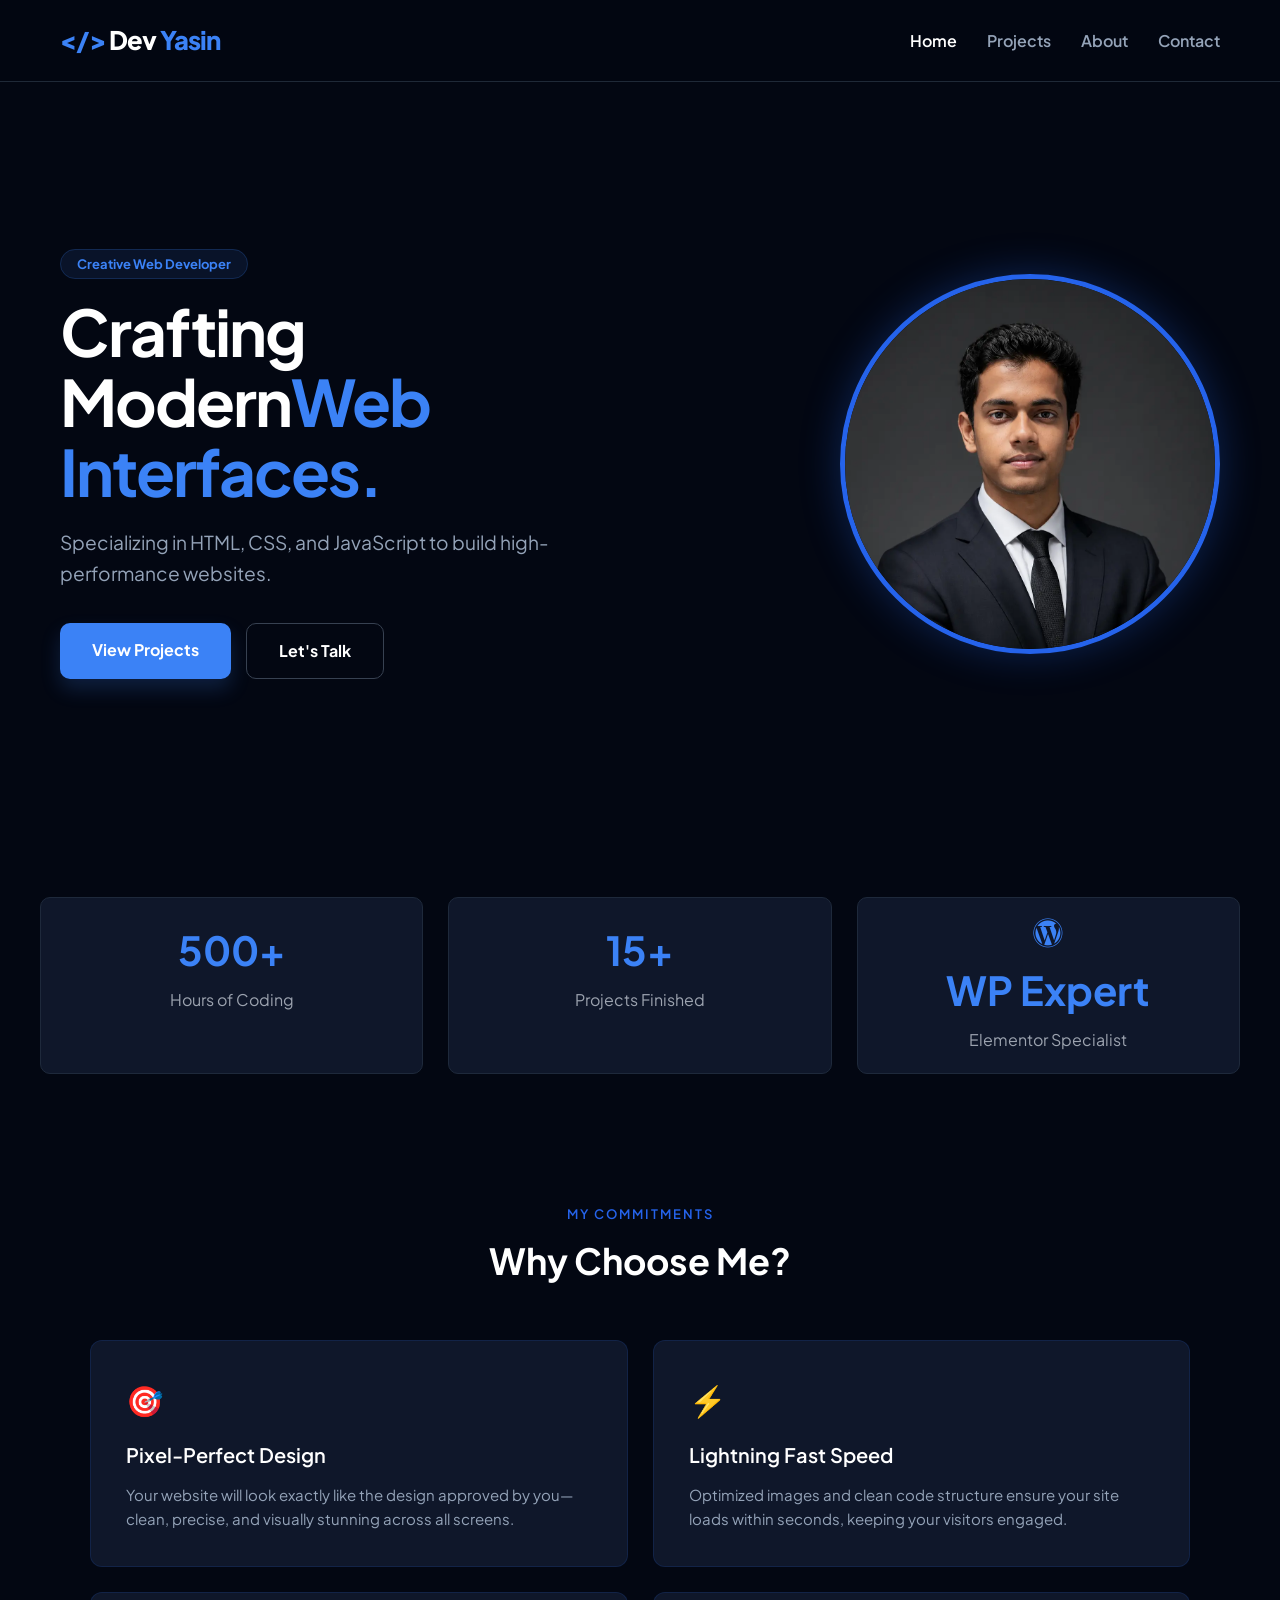
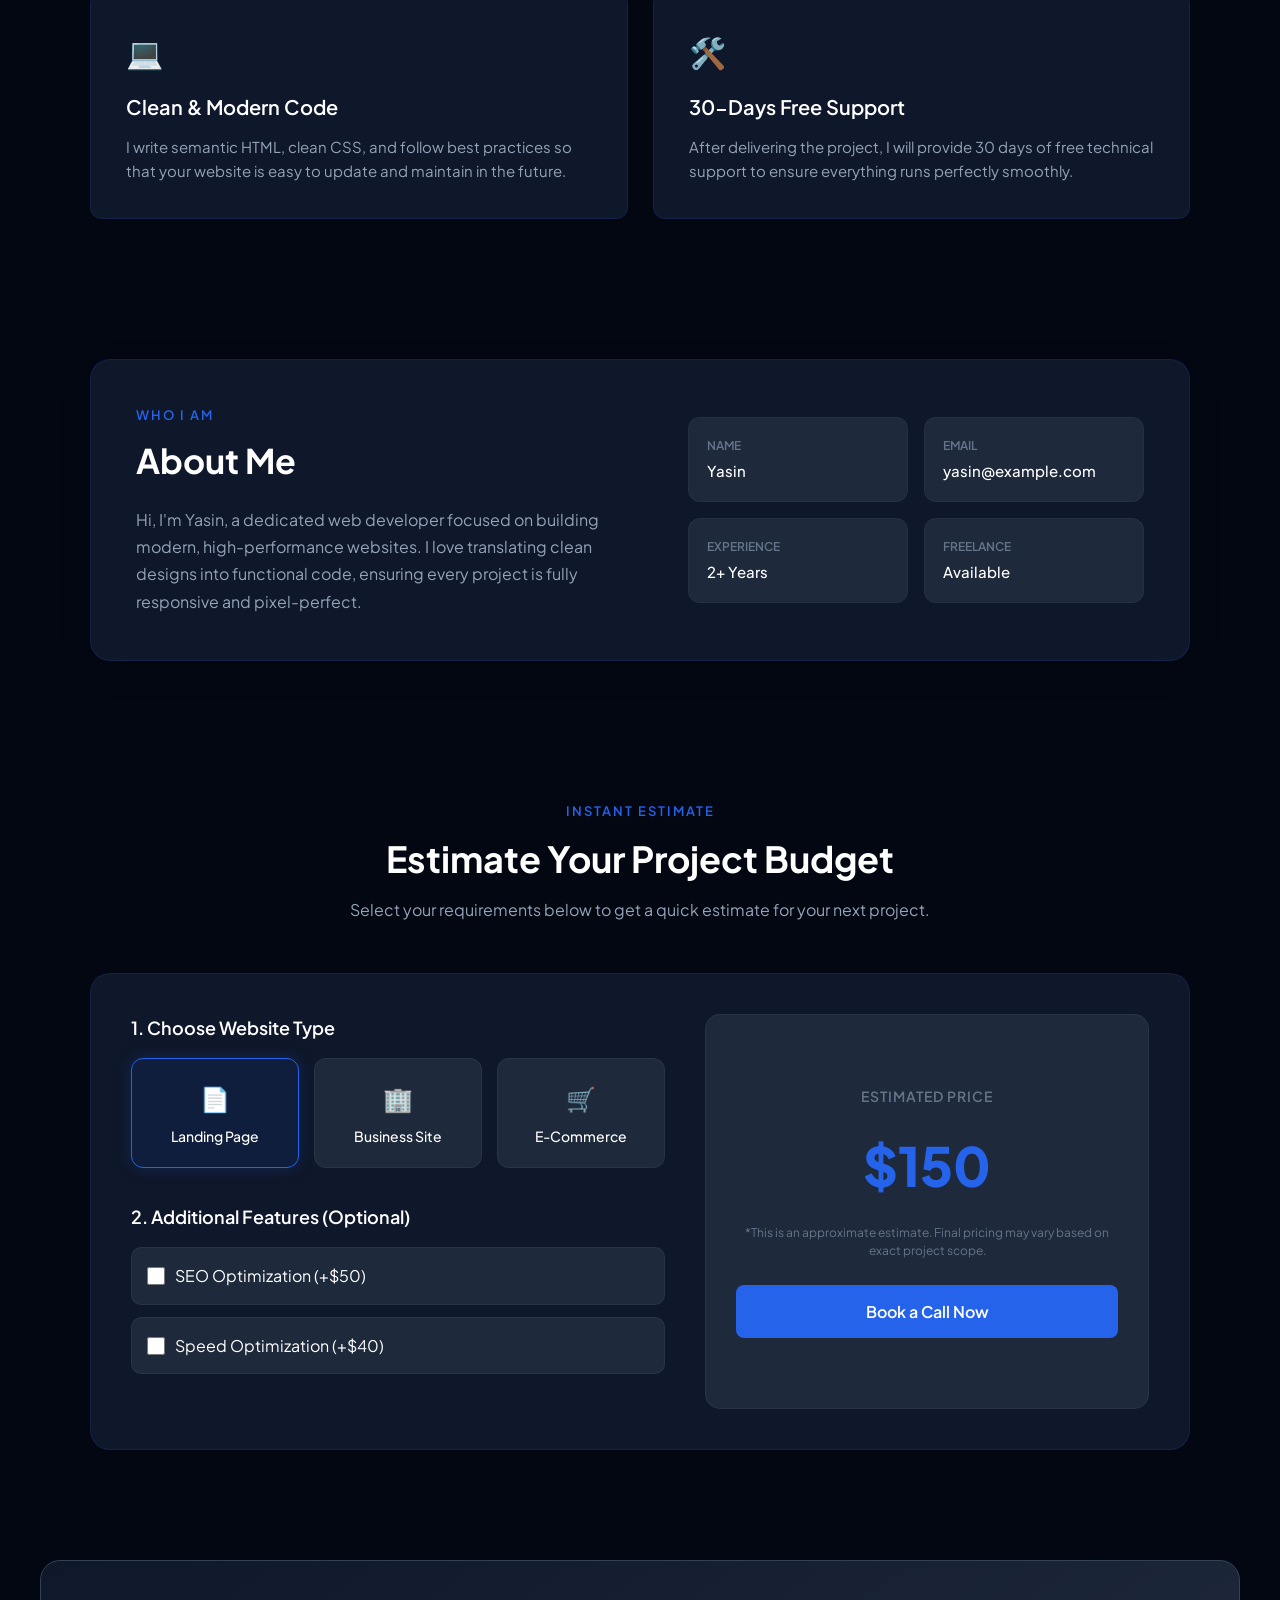
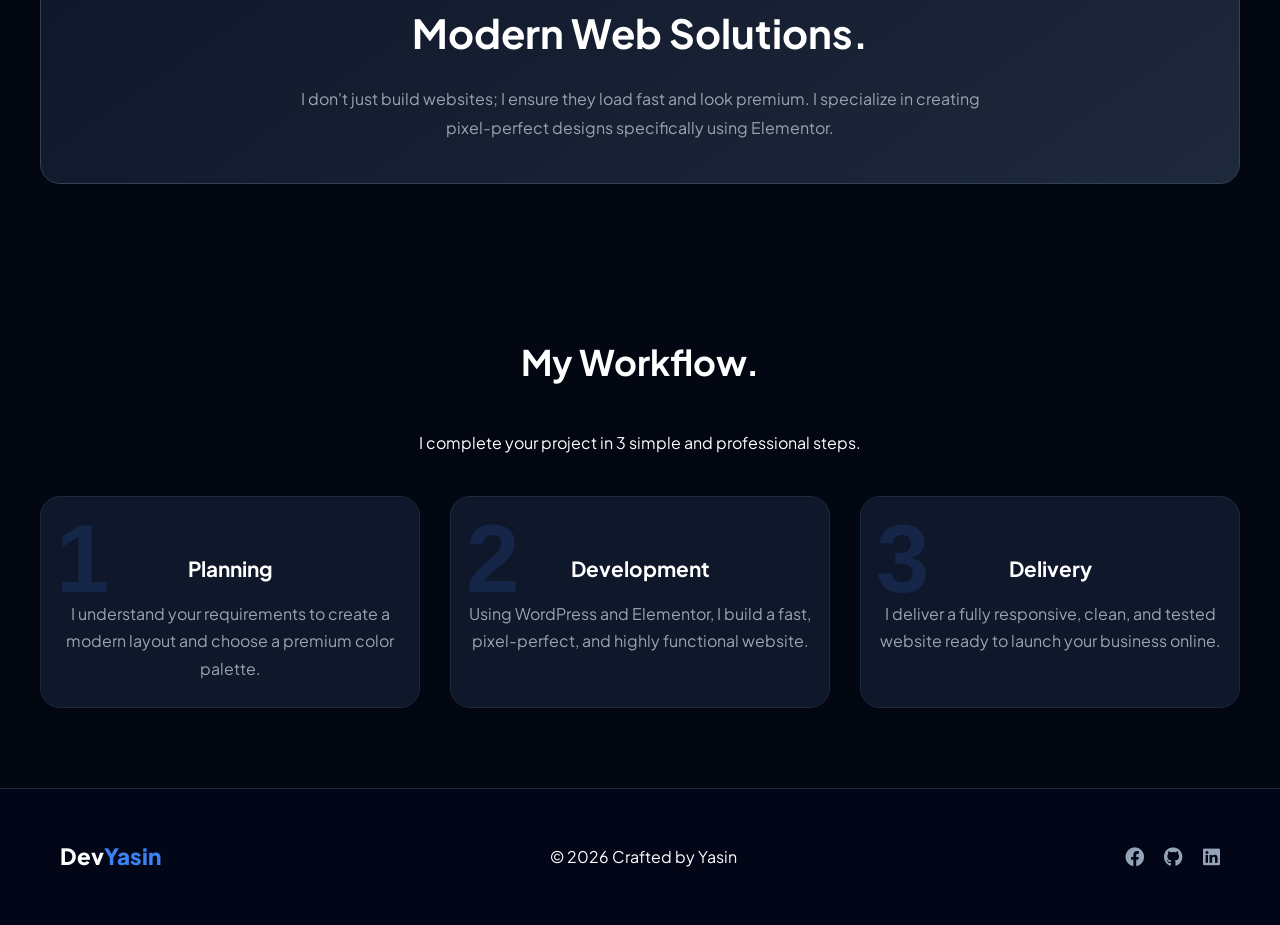
<file: index.html>
<!DOCTYPE html>
<html lang="en">
<head>
    <meta charset="UTF-8">
    <meta name="viewport" content="width=device-width, initial-scale=1.0">
    <title>Yasin | Premium Portfolio</title>
    <link rel="stylesheet" href="style.css">
    <link href="https://fonts.googleapis.com/css2?family=Plus+Jakarta+Sans:wght@400;600;800&display=swap" rel="stylesheet">
    <link rel="stylesheet" href="https://cdnjs.cloudflare.com/ajax/libs/font-awesome/6.0.0/css/all.min.css">
</head>
<body>

    <!-- Premium Navbar -->
    <header>
        <nav class="container">
            <div class="logo"><span>&lt;/&gt;</span> Dev<span> Yasin</span></div>
            <div class="menu-toggle" id="mobile-menu">
            <span class="bar"></span>
            <span class="bar"></span>
            <span class="bar"></span>
            </div>
            <ul class="nav-links">
                <li><a href="index.html" class="active">Home</a></li>
                <li><a href="projects.html">Projects</a></li>
                <li><a href="about.html">About</a></li>
                <li><a href="contact.html">Contact</a></li>
            </ul>
            
        </nav>
    </header>

    <!-- Premium Hero Section -->
    <section class="hero container">
        <div class="hero-text">
            <span class="badge">Creative Web Developer</span>
            <h1>Crafting Modern<span>Web Interfaces.</span></h1>
            <p>Specializing in HTML, CSS, and JavaScript to build high-performance websites.</p>
            <div class="btns">
                <a href="projects.html" class="b-p">View Projects</a>
                <a href="contact.html" class="b-s">Let's Talk</a>
            </div>
        </div>
        <div class="hero-img">
            <!-- image name: yasin.jpg) -->
            <img src="rakib.webp" fetchpriority="high" loading="eager" alt="Yasin">
        </div>
    </section>
    <section class="home-stats container">
    <div class="stats-grid">
        <!-- কোডিং টাইম -->
        <div class="stat-box">
            <h3>500+</h3>
            <p>Hours of Coding</p>
        </div>
        <!-- প্রজেক্ট সংখ্যা -->
        <div class="stat-box">
            <h3>15+</h3>
            <p>Projects Finished</p>
        </div>
        <!-- ওয়ার্ডপ্রেস স্পেশালিটি -->
        <div class="stat-box">
            <i class="fab fa-wordpress"></i>
            <h3>WP Expert</h3>
            <p>Elementor Specialist</p>
        </div>
    </div>
</section>
    <section class="why-choose-sec">
    <div class="choose-container">
        <div class="choose-title">
            <span class="sub-title">My Commitments</span>
            <h2>Why Choose Me?</h2>
        </div>
        
        <div class="choose-grid">
            <div class="choose-card">
                <div class="card-icon">🎯</div>
                <h3>Pixel-Perfect Design</h3>
                <p>Your website will look exactly like the design approved by you—clean, precise, and visually stunning across all screens.</p>
            </div>

            <div class="choose-card">
                <div class="card-icon">⚡</div>
                <h3>Lightning Fast Speed</h3>
                <p>Optimized images and clean code structure ensure your site loads within seconds, keeping your visitors engaged.</p>
            </div>

            <div class="choose-card">
                <div class="card-icon">💻</div>
                <h3>Clean & Modern Code</h3>
                <p>I write semantic HTML, clean CSS, and follow best practices so that your website is easy to update and maintain in the future.</p>
            </div>

            <div class="choose-card">
                <div class="card-icon">🛠️</div>
                <h3>30-Days Free Support</h3>
                <p>After delivering the project, I will provide 30 days of free technical support to ensure everything runs perfectly smoothly.</p>
            </div>
        </div>
    </div>
</section>
   <section class="personal-info-sec">
    <div class="personal-container">
        
        <div class="personal-master-card">
            
            <div class="personal-bio">
                <span class="sub-title">Who I Am</span>
                <h2>About Me</h2>
                <p>Hi, I'm Yasin, a dedicated web developer focused on building modern, high-performance websites. I love translating clean designs into functional code, ensuring every project is fully responsive and pixel-perfect.</p>
            </div>
            
            <div class="personal-grid">
                <div class="info-box">
                    <span class="info-label">Name</span>
                    <span class="info-value">Yasin</span>
                </div>
                <div class="info-box">
                    <span class="info-label">Email</span>
                    <span class="info-value">yasin@example.com</span>
                </div>
                <div class="info-box">
                    <span class="info-label">Experience</span>
                    <span class="info-value">2+ Years</span>
                </div>
                <div class="info-box">
                    <span class="info-label">Freelance</span>
                    <span class="info-value">Available</span>
                </div>
            </div>
            
        </div>
    </div>
</section>
    <section class="calculator-sec">
    <div class="calc-container">
        <div class="calc-title">
            <span class="sub-title">Instant Estimate</span>
            <h2>Estimate Your Project Budget</h2>
            <p>Select your requirements below to get a quick estimate for your next project.</p>
        </div>

        <div class="calc-wrapper">
            <div class="calc-options">
                <div class="option-group">
                    <h3>1. Choose Website Type</h3>
                    <div class="radio-tiles">
                        <label class="tile-card">
                            <input type="radio" name="web_type" value="150" checked onchange="calculateBudget()">
                            <div class="tile-content">
                                <span class="tile-icon">📄</span>
                                <span class="tile-text">Landing Page</span>
                            </div>
                        </label>
                        <label class="tile-card">
                            <input type="radio" name="web_type" value="300" onchange="calculateBudget()">
                            <div class="tile-content">
                                <span class="tile-icon">🏢</span>
                                <span class="tile-text">Business Site</span>
                            </div>
                        </label>
                        <label class="tile-card">
                            <input type="radio" name="web_type" value="500" onchange="calculateBudget()">
                            <div class="tile-content">
                                <span class="tile-icon">🛒</span>
                                <span class="tile-text">E-Commerce</span>
                            </div>
                        </label>
                    </div>
                </div>

                <div class="option-group">
                    <h3>2. Additional Features (Optional)</h3>
                    <div class="checkbox-list">
                        <label class="check-item">
                            <input type="checkbox" id="feat_seo" value="50" onchange="calculateBudget()">
                            <span class="check-text">SEO Optimization (+$50)</span>
                        </label>
                        <label class="check-item">
                            <input type="checkbox" id="feat_speed" value="40" onchange="calculateBudget()">
                            <span class="check-text">Speed Optimization (+$40)</span>
                        </label>
                    </div>
                </div>
            </div>

            <div class="calc-result-box">
                <div class="result-header">Estimated Price</div>
                <div class="result-price">$<span id="project-price">150</span></div>
                <p class="result-note">*This is an approximate estimate. Final pricing may vary based on exact project scope.</p>
                <a href="#contact" class="calc-btn">Book a Call Now</a>
            </div>
        </div>
    </div>
</section>
<!-- ছোট ইউনিক সেকশন: My Approach -->
<section class="approach-sec container">
    <div class="approach-card">
        <h2>Modern Web <span>Solutions.</span></h2>
        <p>I don't just build websites; I ensure they load fast and look premium. I specialize in creating pixel-perfect designs specifically using Elementor.</p>
    </div>
</section>
<!-- How I Work Section -->
<section class="work-process container">
    <div class="section-header">
        <h2 class="section-title">My <span>Workflow.</span></h2>
        <p>I complete your project in 3 simple and professional steps.</p>
    </div>
    
    <div class="process-grid">
        <!-- Step 1 -->
        <div class="process-box">
            <div class="step-num">1</div>
            <h4>Planning</h4>
            <p>I understand your requirements to create a modern layout and choose a premium color palette.</p>
        </div>

        <!-- Step 2 -->
        <div class="process-box">
            <div class="step-num">2</div>
            <h4>Development</h4>
            <p>Using WordPress and Elementor, I build a fast, pixel-perfect, and highly functional website.</p>
        </div>

        <!-- Step 3 -->
        <div class="process-box">
            <div class="step-num">3</div>
            <h4>Delivery</h4>
            <p>I deliver a fully responsive, clean, and tested website ready to launch your business online.</p>
        </div>
    </div>
</section>
    <!-- Premium Footer -->
    <footer>
    <div class="container f-box">
        <div class="f-logo">
            Dev<span>Yasin</span>
        </div>
        <p>&copy; 2026 Crafted by Yasin</p>
        <div class="socials">
            <a href="#"><i class="fab fa-facebook"></i></a>
            <a href="#"><i class="fab fa-github"></i></a>
            <a href="#"><i class="fab fa-linkedin"></i></a>
        </div>
    </div>
</footer>
<script>
    const menu = document.querySelector('#mobile-menu');
    const menuLinks = document.querySelector('.nav-links');

    menu.addEventListener('click', function() {
        menuLinks.classList.toggle('active');
    });
</script>
    <script>
function calculateBudget() {
    // ১. মেইন ওয়েবসাইট টাইপ এর ভ্যালু নেওয়া
    let basePrice = parseInt(document.querySelector('input[name="web_type"]:checked').value);
    
    // ২. এডিশনাল ফিচারের ভ্যালু চেক করা
    let seoPrice = document.getElementById('feat_seo').checked ? parseInt(document.getElementById('feat_seo').value) : 0;
    let speedPrice = document.getElementById('feat_speed').checked ? parseInt(document.getElementById('feat_speed').value) : 0;
    
    // ৩. টোটাল হিসাব করা
    let totalPrice = basePrice + seoPrice + speedPrice;
    
    // ৪. স্ক্রিনে লাইভ আপডেট করা
    document.getElementById('project-price').innerText = totalPrice;
}
</script>

</body>
</html>
</file>
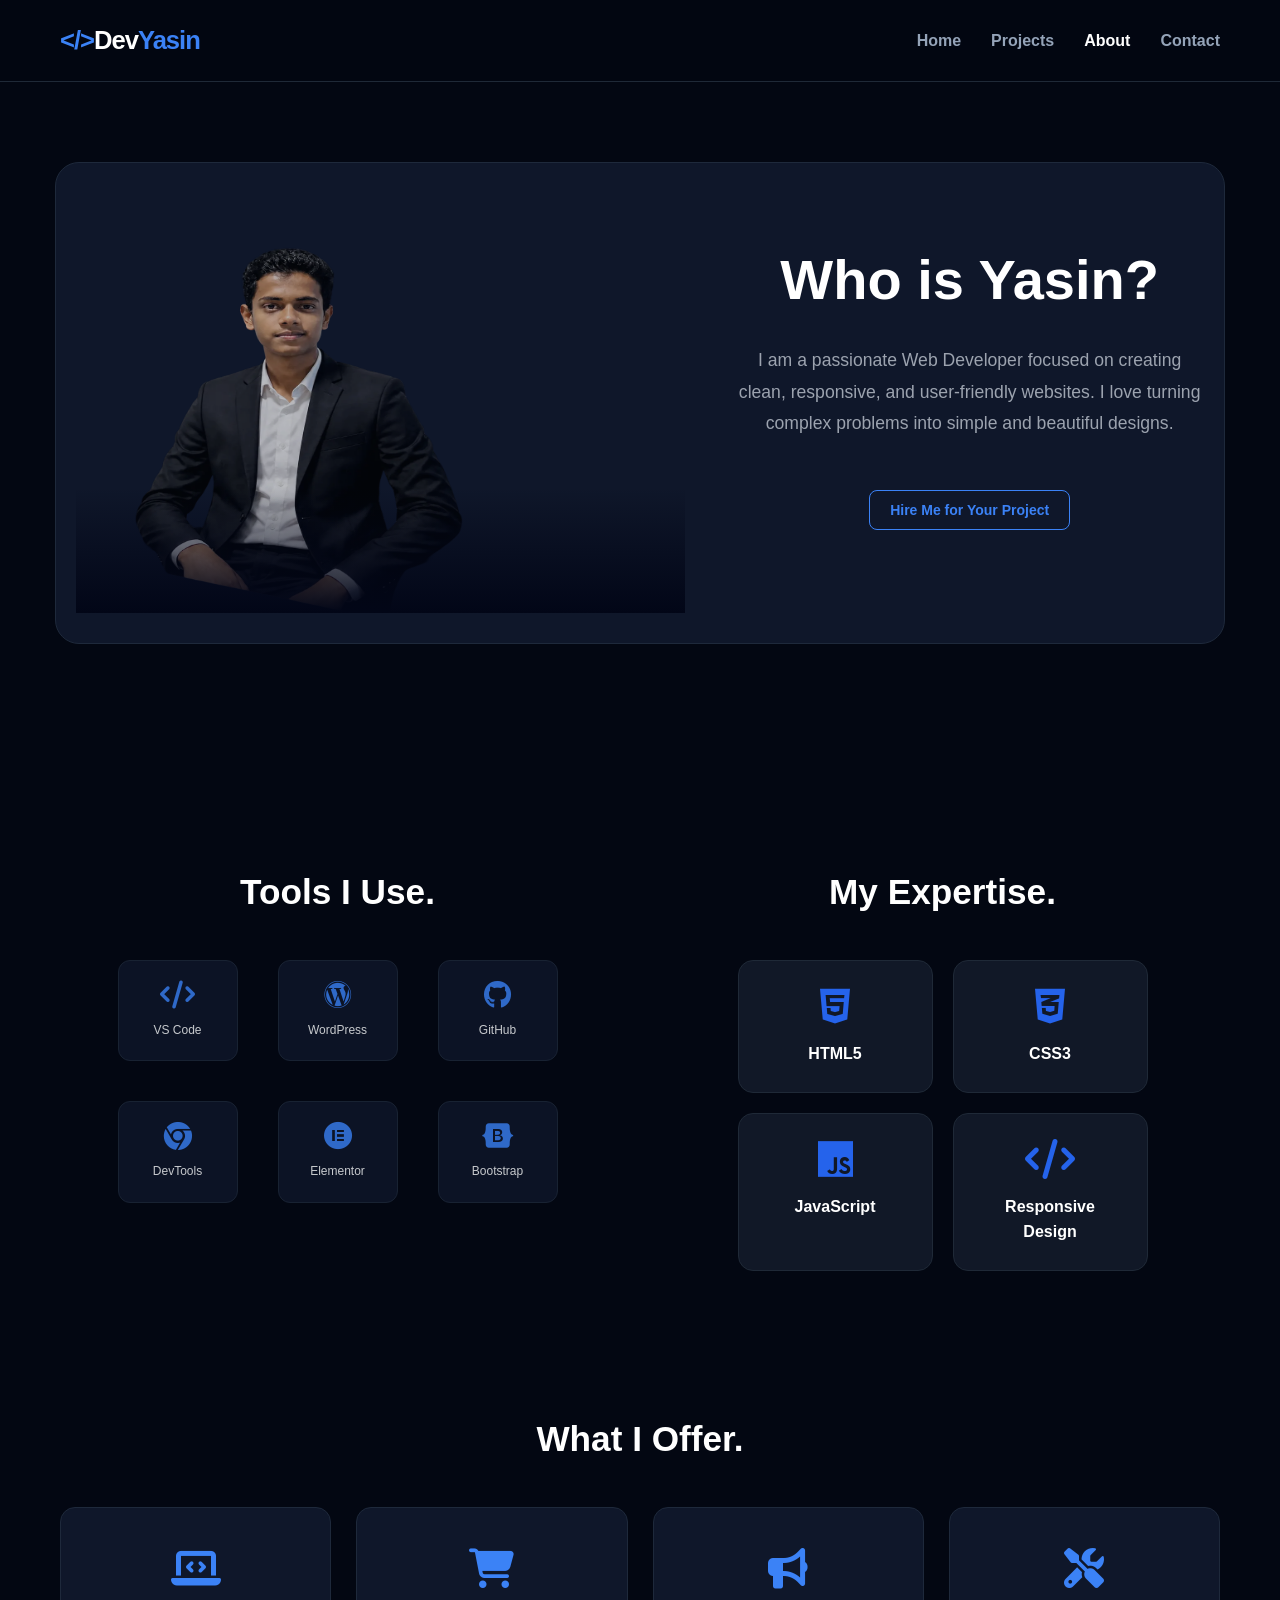
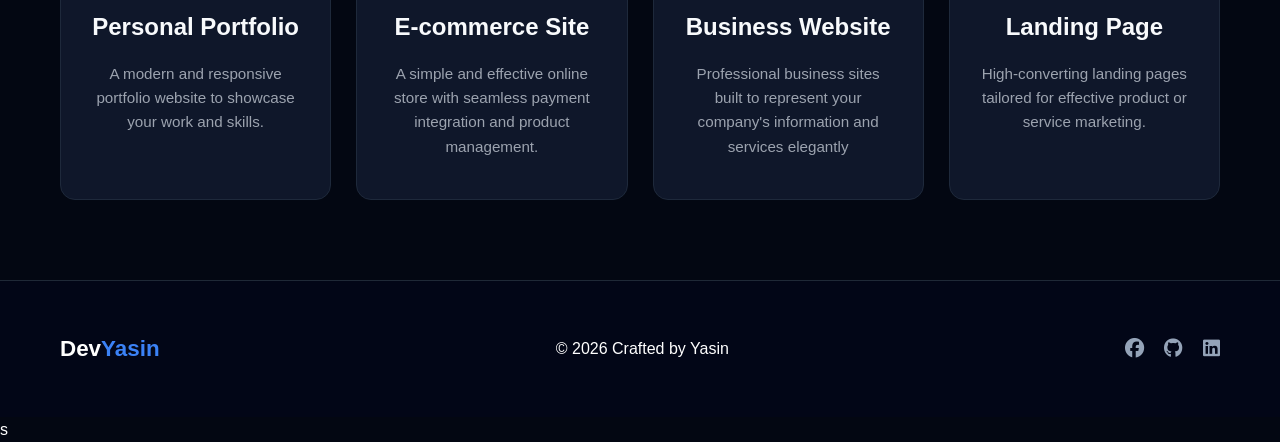
<file: about.html>
<!DOCTYPE html>
<html lang="en">
<head>
    <meta charset="UTF-8">
    <meta name="viewport" content="width=device-width, initial-scale=1.0">
    <title>About Me | Yasin</title>
    <link rel="stylesheet" href="style.css">
    <link rel="stylesheet" href="https://cdnjs.cloudflare.com/ajax/libs/font-awesome/6.5.1/css/all.min.css">
</head>
<body>

    <header>
        <nav class="container">
            <div class="logo"><span>&lt;/&gt;</span>Dev<span>Yasin</span></div>
            <div class="menu-toggle" id="mobile-menu">
            <span class="bar"></span>
            <span class="bar"></span>
            <span class="bar"></span>
            </div>
            <ul class="nav-links">
                <li><a href="index.html">Home</a></li>
                <li><a href="projects.html">Projects</a></li>
                <li><a href="about.html" class="active">About</a></li>
                <li><a href="contact.html">Contact</a></li>
            </ul>
        </nav>
    </header>

    <section class="about-sec container">
        <div class="about-container">
            <div class="about-img">
            <img src="yasin3.webp" fetchpriority="high" alt="Yasin Arafat">
            
        </div>
        
        <div class="about-text">
            <h2>Who is <span>Yasin?</span></h2>
            <p>I am a passionate Web Developer focused on creating clean, responsive, and user-friendly websites. I love turning complex problems into simple and beautiful designs.</p>
            <a href="contact.html" class="view-btn" style="margin-top: 20px; display: inline-block;">Hire Me for Your Project</a>
        </div>
        </div>

    </section>
 <div class="skills-and-tools-wrapper">
     <div class="tools-section container">
          <h3 class="section-title">Tools I <span>Use.</span></h3>
     <div class="tools-flex">
    <div class="tool-item" title="Visual Studio Code">
            <i class="fas fa-code"></i>
            <span>VS Code</span>
        </div>
        <div class="tool-item" title="WordPress">
            <i class="fab fa-wordpress"></i>
            <span>WordPress</span>
        </div>
        <div class="tool-item" title="GitHub">
            <i class="fab fa-github"></i>
            <span>GitHub</span>
        </div>
        <div class="tool-item" title="Chrome DevTools">
            <i class="fab fa-chrome"></i>
            <span>DevTools</span>
        </div>
        <div class="tool-item">
                <i class="fab fa-elementor"></i>
                <span>Elementor</span>
            </div>
         <div class="tool-item" title="Bootstrap">
    <i class="fab fa-bootstrap"></i>
    <span>Bootstrap</span>
</div> 
     </div>
</div>

<div class="skills-section">
            <h3>My <span>Expertise.</span></h3>
            <div class="skills-grid">
                <div class="skill-box"><i class="fab fa-html5"></i> <span>HTML5</span></div>
                <div class="skill-box"><i class="fab fa-css3-alt"></i> <span>CSS3</span></div>
                <div class="skill-box"><i class="fab fa-js"></i> <span>JavaScript</span></div>
                <div class="skill-box"><i class="fas fa-code"></i> <span>Responsive Design</span></div>
            </div>
        </div>
     </div>

      <div class="services-section container">
    <h3 class="section-title">What I <span>Offer.</span></h3>
    <div class="services-grid">
        <!-- Service 1 -->
        <div class="service-card">
            <i class="fas fa-laptop-code"></i>
            <h4>Personal Portfolio</h4>
            <p>A modern and responsive portfolio website to showcase your work and skills.</p>
        </div>

        <!-- Service 2 -->
        <div class="service-card">
            <i class="fas fa-shopping-cart"></i>
            <h4>E-commerce Site</h4>
            <p>A simple and effective online store with seamless payment integration and product management.</p>
        </div>

        <!-- Service 3 -->
        <div class="service-card">
            <i class="fas fa-bullhorn"></i>
            <h4>Business Website</h4>
            <p>Professional business sites built to represent your company's information and services elegantly</p>
        </div>

        <!-- Service 4 -->
        <div class="service-card">
            <i class="fas fa-tools"></i>
            <h4>Landing Page</h4>
            <p>High-converting landing pages tailored for effective product or service marketing.</p>
        </div>
    </div>
</div>

    <!-- Premium Footer -->
    <footer>
    <div class="container f-box">
        <div class="f-logo">
            Dev<span>Yasin</span>
        </div>
        <p>&copy; 2026 Crafted by Yasin</p>
        <div class="socials">
            <a href="#"><i class="fab fa-facebook"></i></a>
            <a href="#"><i class="fab fa-github"></i></a>
            <a href="#"><i class="fab fa-linkedin"></i></a>
        </div>
    </div>
    </footer>
<script>
    const menu = document.querySelector('#mobile-menu');
    const menuLinks = document.querySelector('.nav-links');

    menu.addEventListener('click', function() {
        menuLinks.classList.toggle('active');
    });
</script>s

</body>
</html>
</file>
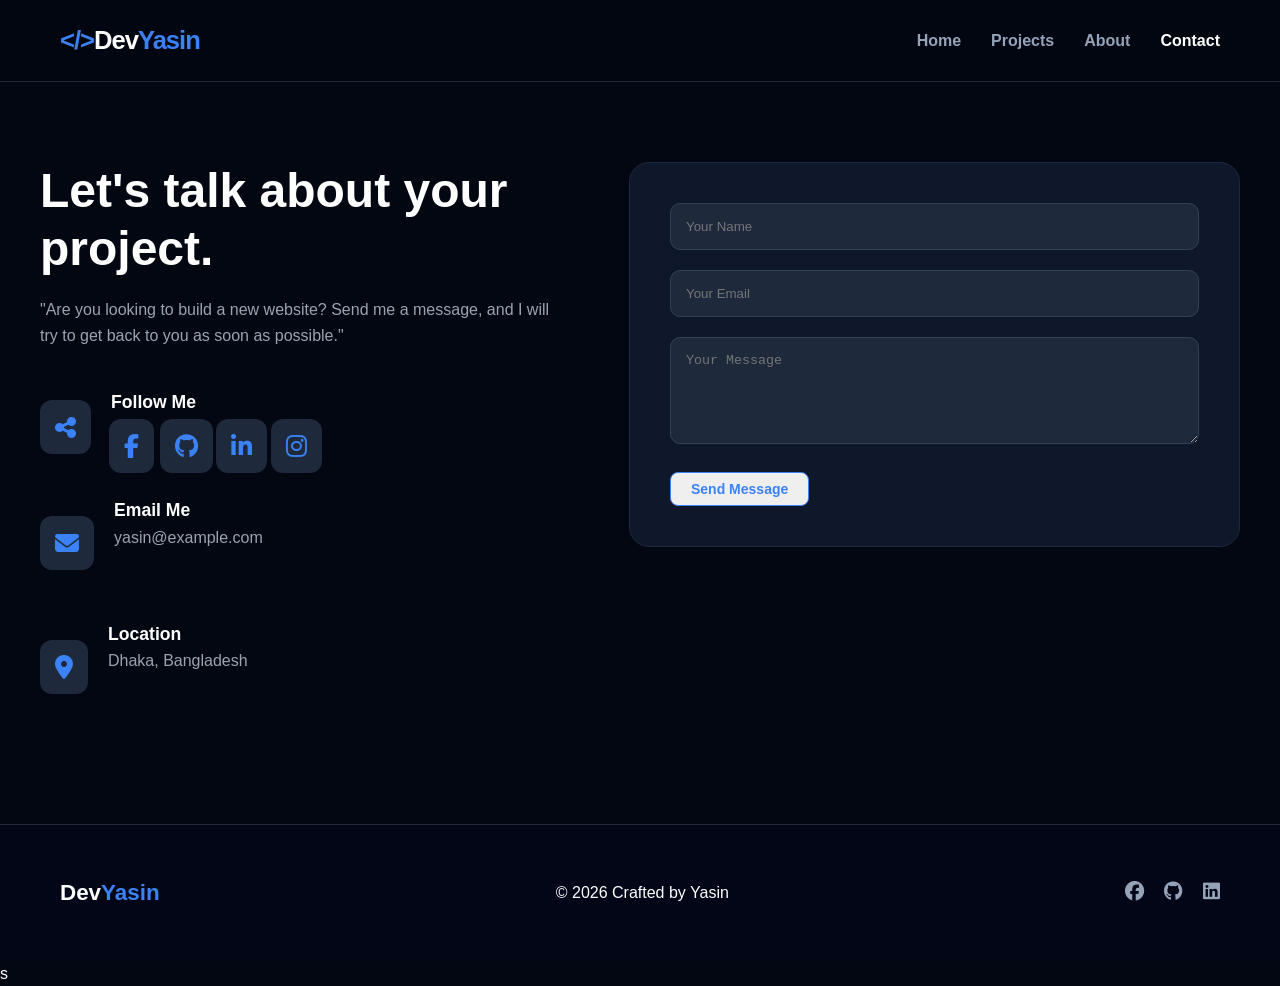
<file: contact.html>
<!DOCTYPE html>
<html lang="en">
<head>
    <meta charset="UTF-8">
    <meta name="viewport" content="width=device-width, initial-scale=1.0">
    <title>Contact Me | Yasin</title>
    <link rel="stylesheet" href="style.css">
    <link rel="stylesheet" href="https://cdnjs.cloudflare.com/ajax/libs/font-awesome/6.5.1/css/all.min.css">
</head>
<body>

    <header>
        <nav class="container">
            <div class="logo"><span>&lt;/&gt;</span>Dev<span>Yasin</span></div>
            <div class="menu-toggle" id="mobile-menu">
            <span class="bar"></span>
            <span class="bar"></span>
            <span class="bar"></span>
            </div>
            <ul class="nav-links">
                <li><a href="index.html">Home</a></li>
                <li><a href="projects.html">Projects</a></li>
                <li><a href="about.html">About</a></li>
                <li><a href="contact.html" class="active">Contact</a></li>
            </ul>
        </nav>
    </header>

    <section class="contact-sec container">
        <div class="contact-container">
            <div class="contact-info">
                <h2>Let's talk about <span>your project.</span></h2>
                <p>"Are you looking to build a new website? Send me a message, and I will try to get back to you as soon as possible."</p>
                <div class="info-item">
                <i class="fas fa-share-nodes"></i>
                <div>
                    <h4>Follow Me</h4>
                    <div class="contact-socials">
                        <a href="#"><i class="fab fa-facebook-f"></i></a>
                        <a href="#"><i class="fab fa-github"></i></a>
                        <a href="#"><i class="fab fa-linkedin-in"></i></a>
                        <a href="#"><i class="fab fa-instagram"></i></a>
                    </div>
                </div>
            </div>
                
                <div class="info-item">
                    <i class="fas fa-envelope"></i>
                    <div>
                        <h4>Email Me</h4>
                        <p>yasin@example.com</p> </div>
                </div>

                <div class="info-item">
                    <i class="fas fa-location-dot"></i>
                    <div>
                        <h4>Location</h4>
                        <p>Dhaka, Bangladesh</p>
                    </div>
                </div>
            </div>

            <div class="contact-form">
                <form action="#">
                    <div class="input-group">
                        <input type="text" placeholder="Your Name" required>
                    </div>
                    <div class="input-group">
                        <input type="email" placeholder="Your Email" required>
                    </div>
                    <div class="input-group">
                        <textarea placeholder="Your Message" rows="5" required></textarea>
                    </div>
                    <button type="submit" class="view-btn">Send Message</button>
                </form>
            </div>
        </div>
    </section>
      <!-- Premium Footer -->
    <footer>
    <div class="container f-box">
        <div class="f-logo">
            Dev<span>Yasin</span>
        </div>
        <p>&copy; 2026 Crafted by Yasin</p>
        <div class="socials">
            <a href="#"><i class="fab fa-facebook"></i></a>
            <a href="#"><i class="fab fa-github"></i></a>
            <a href="#"><i class="fab fa-linkedin"></i></a>
        </div>
    </div>
</footer>
<script>
    const menu = document.querySelector('#mobile-menu');
    const menuLinks = document.querySelector('.nav-links');

    menu.addEventListener('click', function() {
        menuLinks.classList.toggle('active');
    });
</script>s
</body>
</html>
</file>
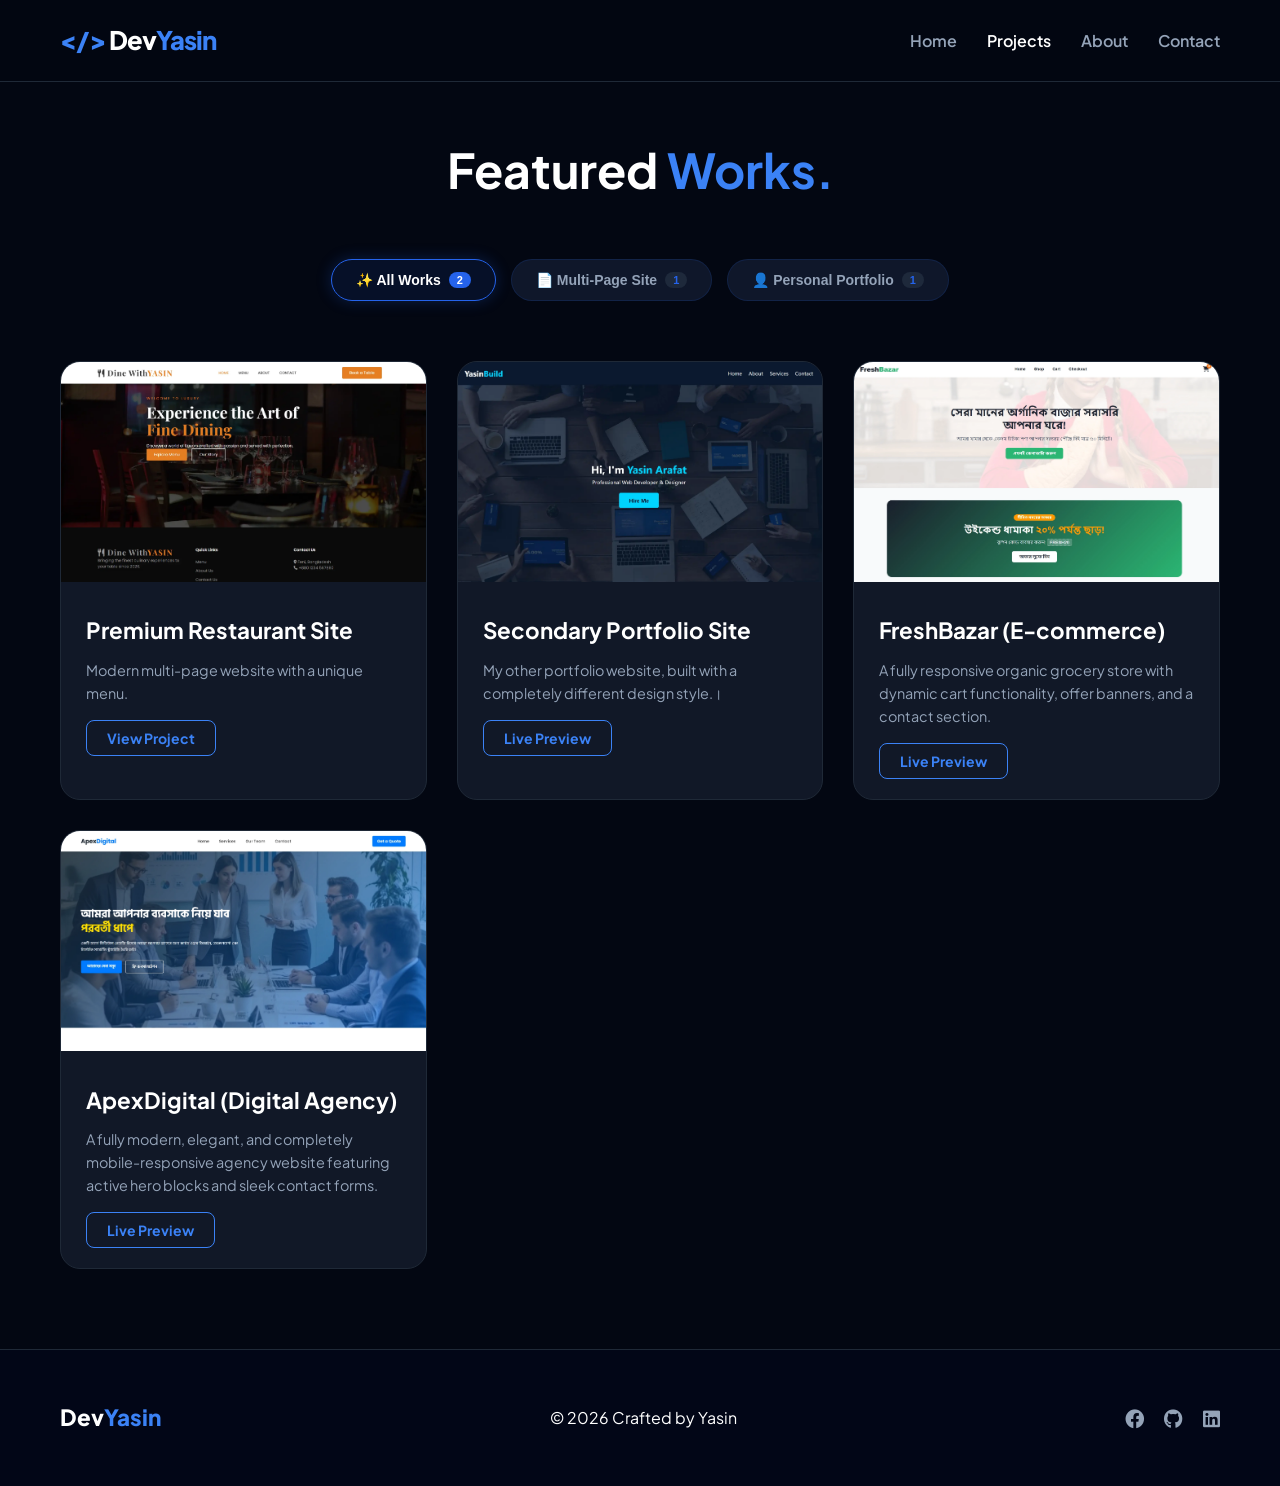
<file: projects.html>
<!DOCTYPE html>
<html lang="en">
<head>
    <meta charset="UTF-8">
    <meta name="viewport" content="width=device-width, initial-scale=1.0">
    <title>Yasin | My Projects</title>
    <link rel="stylesheet" href="style.css">
    <link href="https://fonts.googleapis.com/css2?family=Plus+Jakarta+Sans:wght@400;700;800&display=swap" rel="stylesheet">
    <link rel="stylesheet" href="https://cdnjs.cloudflare.com/ajax/libs/font-awesome/6.0.0/css/all.min.css">
</head>
<body>

    <header>
        <nav class="container">
            <div class="logo"><span>&lt;/&gt;</span> Dev<span>Yasin</span></div>
            <div class="menu-toggle" id="mobile-menu">
            <span class="bar"></span>
            <span class="bar"></span>
            <span class="bar"></span>
            </div>
            <ul class="nav-links">
                <li><a href="index.html">Home</a></li>
                <li><a href="projects.html" class="active">Projects</a></li>
                <li><a href="about.html">About</a></li>
                <li><a href="contact.html">Contact</a></li>
            </ul>
        </nav>
    </header>

    <section class="projects container">
        <h2 class="sec-title">Featured <span>Works.</span></h2>
        <div class="project-filter-wrapper">
    <button class="filter-btn active" onclick="filterProjects('all')">
        ✨ All Works <span class="filter-count">2</span>
    </button>
    <button class="filter-btn" onclick="filterProjects('multi-page')">
        📄 Multi-Page Site<span class="filter-count">1</span>
    </button>
    <button class="filter-btn" onclick="filterProjects('single-page')">
        👤 Personal Portfolio<span class="filter-count">1</span>
    </button>
</div>
        
        <div class="p-grid">
            <!-- ১ম প্রোজেক্ট: রেস্টুরেন্ট সাইট -->
            <div class="p-card" data-category="multi-page">
                <img src="restaurant-site.webp" loading="lazy" decoding="async" alt="Premium Restaurant Site">
                <div class="p-info">
                    <h3>Premium Restaurant Site</h3>
                    <p>Modern multi-page website with a unique menu.</p>
                    <a href=" https://ya-sin12.github.io/yasin-restaurant/" class="view-btn">View Project</a>
                </div>
            </div>

            <!-- ২য় প্রোজেক্ট: অন্য পোর্টফোলিও সাইট -->
            <div class="p-card" data-category="single-page">
                 <img src="portfolio-v2.webp" loading="lazy" decoding="async" alt="Secondary Portfolio Site">
                <div class="p-info">
                    <h3>Secondary Portfolio Site</h3>
                    <p>My other portfolio website, built with a completely different design style.।</p>
                    <a href="https://ya-sin12.github.io/my-portfolio/" class="view-btn">Live Preview</a>
                </div>
</div>
            <!-- ৩য় প্রজেক্ট: ফ্রেশবাজার ই-কমার্স সাইট -->
    <div class="p-card" data-category="multi-page">
        <img src="fressbazar-site.webp" loading="lazy" decoding="async" alt="FreshBazar E-commerce Site">
        <div class="p-info">
            <h3>FreshBazar (E-commerce)</h3>
            <p>A fully responsive organic grocery store with dynamic cart functionality, offer banners, and a contact section.</p>
            <a href="https://ya-sin12.github.io/FreshBazar/index.html" class="view-btn">Live Preview</a>
        </div>
    </div>
             <!-- ৪র্থ প্রজেক্ট: অ্যাপেক্সডিজিটাল এজেন্সি সাইট -->
        <div class="p-card" data-category="single-page">
            <img src="apex-digital-site.webp" loading="lazy" decoding="async" alt="ApexDigital Agency Site">
            <div class="p-info">
                <h3>ApexDigital (Digital Agency)</h3>
                <p>A fully modern, elegant, and completely mobile-responsive agency website featuring active hero blocks and sleek contact forms.</p>
                <a href=" https://ya-sin12.github.io/apex-digital/" class="view-btn">Live Preview</a>
            </div>
        </div>
        </div>
    </section>

    <!-- Premium Footer -->
    <footer>
    <div class="container f-box">
        <div class="f-logo">
            Dev<span>Yasin</span>
        </div>
        <p>&copy; 2026 Crafted by Yasin</p>
        <div class="socials">
            <a href="#"><i class="fab fa-facebook"></i></a>
            <a href="#"><i class="fab fa-github"></i></a>
            <a href="#"><i class="fab fa-linkedin"></i></a>
        </div>
    </div>
    </footer>
<script>
    const menu = document.querySelector('#mobile-menu');
    const menuLinks = document.querySelector('.nav-links');

    menu.addEventListener('click', function() {
        menuLinks.classList.toggle('active');
    });
</script>
    <script>
function filterProjects(category) {
    // ১. একটিভ বাটনের ভিজ্যুয়াল ক্লাস ঠিক করা
    const buttons = document.querySelectorAll('.filter-btn');
    buttons.forEach(btn => btn.classList.remove('active'));
    event.currentTarget.classList.add('active');

    // ২. p-card গুলো ফিল্টার করা
    const cards = document.querySelectorAll('.p-card');
    
    cards.forEach(card => {
        const cardCategory = card.getAttribute('data-category');
        
        if (category === 'all' || cardCategory === category) {
            card.classList.remove('hide');
        } else {
            card.classList.add('hide');
        }
    });
}
</script>
</body>
</html>
</file>
<file: style.css>
/* --- variable and basic reset --- */
:root {
    --p: #3b82f6;      /* premium blue */
    --bg: #030712;     /* deep black background */
    --card: #111827;   /* card and sectioncolour */
    --w: #ffffff;
    --s: #94a3b8;      /* sub-text colour*/
}

* { margin: 0; padding: 0; box-sizing: border-box; }

body { 
    font-family: 'Plus Jakarta Sans', sans-serif; 
    background: var(--bg); 
    color: var(--w); 
    line-height: 1.6;
}

.container {
        max-width: 1200px;
        margin: auto;
        padding: 0 20px;
        }


/* ---  header and logo --- */
header { 
        padding: 20px 0;
        border-bottom: 1px solid #1f2937; 
        background: rgba(3, 7, 18, 0.8);
        backdrop-filter: blur(10px); 
        position: sticky; 
        top: 0; 
        z-index: 100;
     }

nav { 
        display: flex; 
        justify-content: space-between;
        align-items: center;
        }

.logo { 
        font-size: 1.6rem;
        font-weight: 800;
        letter-spacing: -1px;
        }

.logo span { 
    color: var(--p);
        }

.nav-links { 
        display: flex;
        list-style: none;
        gap: 30px;
         }

.nav-links a {
        text-decoration: none;
        color: var(--s); 
        font-weight: 600; 
        transition: 0.3s;
        }

.nav-links a.active, .nav-links a:hover { color: var(--w); }

/* --- Mobile Menu Styling --- */

/* হ্যামবার্গার আইকন স্টাইল (ডেস্কটপে লুকানো থাকবে) */
.menu-toggle {
    display: none;
    cursor: pointer;
    flex-direction: column;
    gap: 5px;
}

.bar {
    width: 25px;
    height: 3px;
    background-color: var(--w); /* আপনার ভেরিয়েবল অনুযায়ী সাদা রঙ */
    border-radius: 2px;
    transition: 0.3s;
}

/* রেসপন্সিভ ডিজাইন (মোবাইলের জন্য) */
@media (max-width: 768px) {
    .menu-toggle {
        display: flex;
    }

    .nav-links {
        display: none; /* শুরুতে মেনু লুকানো থাকবে */
        position: absolute;
        top: 70px;
        right: 0;
        background: #0f172a; /* ডার্ক ব্যাকগ্রাউন্ড */
        width: 100%;
        flex-direction: column;
        text-align: center;
        padding: 20px 0;
        border-bottom: 1px solid #1e293b;
        z-index: 1000;
    }

    /* মেনু যখন একটিভ হবে তখন দেখাবে */
    .nav-links.active {
        display: flex;
    }

    .nav-links li {
        margin: 15px 0;
    }
}


/* ---hero section --- */
.hero {
        height: 85vh;
        display: flex; 
        flex-direction: column;
        justify-content: center;
        align-items: center;
        text-align: center;
       }

.badge {
        background: rgba(59, 130, 246, 0.1); 
        color: var(--p); 
        padding: 6px 16px; 
        border-radius: 50px;
        font-size: 13px; 
        font-weight: 700;
        border: 1px solid rgba(59, 130, 246, 0.2);
        }

.hero h1 {
     font-size: 4rem; 
        margin: 20px 0;
        letter-spacing: -2px;
        line-height: 1.1;
     }

.hero h1 span { 
    color: var(--p);
   }

.hero p { 
    color: var(--s);
     font-size: 1.2rem;
      max-width: 600px;
       margin-bottom: 35px;
     }
 /* ১. হিরো লেআউট ফিক্স */
.hero {
    height: 85vh;
    display: flex;
    flex-direction: row;       /* এলিমেন্টগুলো পাশাপাশি থাকবে */
    align-items: center;       /* ওপর-নিচে মাঝখানে */
    justify-content: space-between; /* টেক্সট বামে, ইমেজ ডানে */
}

/* ২. টেক্সট সেকশন */
.hero-text {
    flex: 1;
    text-align: left;          /* টেক্সট বাম দিক থেকে শুরু */
}

/* ৩. ইমেজ সার্কেল সেকশন */
.hero-img {
    flex: 1;
    display: flex;
    justify-content: flex-end; /* ছবিকে একদম ডানে ঠেলে দেবে */
}

.hero-img img {
    width: 380px;              /* সাইজ বড় বা ছোট করতে পারেন */
    height: 380px;
    object-fit: cover;
    object-position: center top;
    border-radius: 50%;        /* গোল করার জন্য */
    border: 5px solid #2563eb; /* লোগোর নীল বর্ডার */
    box-shadow: 0 0 40px rgba(37, 99, 235, 0.3);
}
/* --- Home Stats Styling --- */
.home-stats {
    padding: 50px 0;
}

.stats-grid {
    display: grid;
    grid-template-columns: repeat(auto-fit, minmax(200px, 1fr));
    gap: 25px;
    text-align: center;
}

.stat-box {
    background: #0f172a;
    padding: 20px;
    border-radius: 10px;
    border: 1px solid #1e293b;
    transition: 0.3s;
}

.stat-box:hover {
    border-color: #3b82f6;
    transform: translateY(-5px);
}

.stat-box h3 {
    font-size: 2.5rem;
    color: #3b82f6;
    margin-bottom: 5px;
}

.stat-box i {
    font-size: 30px;
    color: #3b82f6;
    margin-bottom: 10px;
}

.stat-box p {
    color: #9ca3af;
    font-size: 1rem;
}
/* Why Choose Me Section Styling */
.why-choose-sec {
    padding: 80px 0;
    color: #ffffff;
}

.choose-container {
    max-width: 1140px;
    margin: 0 auto;
    padding: 0 20px;
}

.choose-title {
    text-align: center;
    margin-bottom: 50px;
}

.choose-title .sub-title {
    color: #2563eb;
    font-size: 13px;
    text-transform: uppercase;
    letter-spacing: 2px;
    font-weight: 600;
    display: block;
    margin-bottom: 8px;
}

.choose-title h2 {
    font-size: 36px;
    font-weight: 700;
}

/* 4-ti box-er grid layout */
.choose-grid {
    display: grid;
    grid-template-columns: repeat(2, 1fr);
    gap: 25px;
}

/* Modern Glowing Cards */
.choose-card {
    background: #0f172a; /* Apnar site-er card background */
    border: 1px solid rgba(37, 99, 235, 0.15); /* Light blue border */
    border-radius: 12px;
    padding: 35px;
    transition: all 0.3s ease;
    position: relative;
}

/* Mouse hover korle blue glow hobe ar upore uthbe */
.choose-card:hover {
    border-color: #2563eb;
    box-shadow: 0 10px 30px rgba(37, 99, 235, 0.15);
    transform: translateY(-5px);
}

.card-icon {
    font-size: 30px;
    margin-bottom: 15px;
}

.choose-card h3 {
    font-size: 20px;
    font-weight: 600;
    margin-bottom: 12px;
    color: #ffffff;
}

.choose-card p {
    color: #94a3b8;
    line-height: 1.6;
    font-size: 15px;
    margin: 0;
}

/* Responsive Grid for Mobile and Tablets */
@media (max-width: 768px) {
    .choose-grid {
        grid-template-columns: 1fr; /* Mobily-e ekta por ekta asbe */
        gap: 20px;
    }
    .choose-title h2 {
        font-size: 30px;
    }
    .choose-card {
        padding: 25px;
    }
}
/* Personal Info Section - Clean Master Box Style */
.personal-info-sec {
    padding: 60px 0;
    color: #ffffff;
}

.personal-container {
    max-width: 1140px;
    margin: 0 auto;
    padding: 0 20px;
}

/* নতুন মাস্টার কার্ড স্টাইল যা পুরো সেকশনকে বক্সে নিয়ে আসবে */
.personal-master-card {
    background: #0f172a; /* আপনার সাইটের মেইন কার্ড কালার */
    border: 1px solid rgba(37, 99, 235, 0.15); /* হালকা গ্লোয়িং নীল বর্ডার */
    border-radius: 20px; /* মডার্ন রাউন্ডেড কর্নার */
    padding: 45px;
    display: flex;
    justify-content: space-between;
    align-items: center;
    gap: 50px;
    box-shadow: 0 10px 30px rgba(0, 0, 0, 0.2);
}

/* বাম পাশের ডেসক্রিপশন */
.personal-bio {
    flex: 1.1; /* ডেসক্রিপশন পড়তে যেন একটু চওড়া জায়গা পায় */
}

.personal-bio .sub-title {
    color: #2563eb;
    font-size: 13px;
    text-transform: uppercase;
    letter-spacing: 2px;
    font-weight: 600;
    display: block;
    margin-bottom: 8px;
}

.personal-bio h2 {
    font-size: 34px;
    margin-bottom: 18px;
    font-weight: 700;
}

.personal-bio p {
    color: #94a3b8;
    line-height: 1.7;
    font-size: 16px;
    margin: 0;
}

/* ডান পাশের গ্রিড লেআউট */
.personal-grid {
    flex: 1;
    display: grid;
    grid-template-columns: repeat(2, 1fr);
    gap: 16px;
}

/* ভেতরের ছোট বক্সগুলো যা এখন ব্যাকগ্রাউন্ডের চেয়ে সামান্য লাইট হবে */
.info-box {
    background: #1e293b; /* একটু লাইট ডার্ক যাতে শেড বোঝা যায় */
    padding: 18px;
    border-radius: 12px;
    border: 1px solid rgba(255, 255, 255, 0.03);
    transition: all 0.3s ease;
}

.info-box:hover {
    border-color: #2563eb;
    transform: translateY(-2px);
    background: #1e293b;
}

.info-label {
    display: block;
    color: #64748b;
    font-size: 12px;
    text-transform: uppercase;
    margin-bottom: 4px;
    font-weight: 600;
}

.info-value {
    display: block;
    color: #ffffff;
    font-size: 15px;
    font-weight: 500;
    word-break: break-all; /* বড় ইমেইল যেন বক্সের বাইরে না যায় */
}

/* মোবাইল ও ট্যাবলেটের জন্য ফুল রেসপন্সিভ */
@media (max-width: 991px) {
    .personal-master-card {
        flex-direction: column;
        align-items: flex-start;
        gap: 35px;
        padding: 30px;
    }
    .personal-grid {
        width: 100%;
    }
}

@media (max-width: 576px) {
    .personal-grid {
        grid-template-columns: 1fr; /* মোবাইলে একটির নিচে আরেকটি */
    }
}
/* Pricing Calculator Styling */
.calculator-sec {
    padding: 80px 0;
    color: #ffffff;
}

.calc-container {
    max-width: 1140px;
    margin: 0 auto;
    padding: 0 20px;
}

.calc-title {
    text-align: center;
    margin-bottom: 50px;
}

.calc-title .sub-title {
    color: #2563eb;
    font-size: 13px;
    text-transform: uppercase;
    letter-spacing: 2px;
    font-weight: 600;
    display: block;
    margin-bottom: 8px;
}

.calc-title h2 {
    font-size: 36px;
    font-weight: 700;
}

.calc-title p {
    color: #94a3b8;
    margin-top: 10px;
}

.calc-wrapper {
    display: flex;
    justify-content: space-between;
    gap: 40px;
    background: #0f172a;
    border: 1px solid rgba(37, 99, 235, 0.15);
    border-radius: 20px;
    padding: 40px;
}

.calc-options {
    flex: 1.4;
}

.option-group {
    margin-bottom: 35px;
}

.option-group h3 {
    font-size: 18px;
    margin-bottom: 15px;
    color: #ffffff;
    font-weight: 600;
}

/* রেডিও বাটনগুলোকে সুন্দর কার্ড বানানোর ট্রিক */
.radio-tiles {
    display: grid;
    grid-template-columns: repeat(3, 1fr);
    gap: 15px;
}

.tile-card {
    position: relative;
    cursor: pointer;
}

.tile-card input {
    position: absolute;
    opacity: 0;
}

.tile-content {
    background: #1e293b;
    border: 1px solid rgba(255, 255, 255, 0.05);
    padding: 20px;
    border-radius: 12px;
    text-align: center;
    transition: all 0.3s ease;
    display: flex;
    flex-direction: column;
    gap: 8px;
}

.tile-icon {
    font-size: 24px;
}

.tile-text {
    font-size: 14px;
    font-weight: 500;
}

/* সিলেক্ট করলে ব্লু গ্লো হবে */
.tile-card input:checked + .tile-content {
    border-color: #2563eb;
    background: rgba(37, 99, 235, 0.1);
    box-shadow: 0 0 15px rgba(37, 99, 235, 0.2);
}

/* চেক বক্স স্টাইল */
.checkbox-list {
    display: flex;
    flex-direction: column;
    gap: 12px;
}

.check-item {
    display: flex;
    align-items: center;
    gap: 10px;
    cursor: pointer;
    background: #1e293b;
    padding: 15px;
    border-radius: 10px;
    border: 1px solid rgba(255, 255, 255, 0.05);
    transition: all 0.3s;
}

.check-item input {
    accent-color: #2563eb;
    width: 18px;
    height: 18px;
}

/* রাইট সাইড প্রাইস ডিসপ্লে */
.calc-result-box {
    flex: 1;
    background: #1e293b;
    border-radius: 15px;
    padding: 40px 30px;
    text-align: center;
    display: flex;
    flex-direction: column;
    justify-content: center;
    align-items: center;
    border: 1px solid rgba(255, 255, 255, 0.05);
}

.result-header {
    font-size: 14px;
    text-transform: uppercase;
    color: #64748b;
    letter-spacing: 1px;
    font-weight: 600;
}

.result-price {
    font-size: 54px;
    font-weight: 800;
    color: #2563eb;
    margin: 15px 0;
    transition: all 0.3s ease;
}

.result-note {
    font-size: 12px;
    color: #64748b;
    line-height: 1.5;
    margin-bottom: 25px;
}

.calc-btn {
    display: inline-block;
    background: #2563eb;
    color: #ffffff;
    padding: 14px 30px;
    border-radius: 8px;
    font-weight: 600;
    text-decoration: none;
    transition: all 0.3s;
    width: 100%;
}

.calc-btn:hover {
    box-shadow: 0 0 20px rgba(37, 99, 235, 0.4);
    transform: translateY(-2px);
}

/* রেসপন্সিভ */
@media (max-width: 768px) {
    .calc-wrapper {
        flex-direction: column;
        padding: 25px;
    }
    .radio-tiles {
        grid-template-columns: 1fr;
    }
}
/* --- Approach Section --- */
.approach-sec {
    padding: 30px 0 70px;
}

.approach-card {
    background: linear-gradient(145deg, #0f172a, #1e293b);
    padding: 40px;
    border-radius: 20px;
    text-align: center;
    border: 1px solid #334155;
}

.approach-card h2 {
    font-size: 2.5rem;
    margin-bottom: 20px;
}

.approach-card p {
    max-width: 700px;
    margin: 0 auto;
    color: #9ca3af;
    line-height: 1.8;
}
/* --- Work Process Styling Updated --- */
.work-process {
    padding: 80px 0;
    text-align: center;
}

.process-grid {
    display: grid;
    grid-template-columns: repeat(auto-fit, minmax(220px, 1fr));
    gap: 30px;
    margin-top: 40px;
}

.process-box {
    background: #0f172a;
    padding: 25px 15px;
    border-radius: 20px;
    border: 1px solid #1e293b;
    position: relative; /* এটি অত্যন্ত গুরুত্বপূর্ণ */
    overflow: hidden;
    transition: 0.3s ease;
    z-index: 1;
}

.process-box:hover {
    border-color: #3b82f6;
    transform: translateY(-10px);
}

/* সংখ্যাগুলো পরিষ্কার করার জন্য এই অংশটি আপডেট করা হয়েছে */
.step-num {
    font-size: 6rem;
    font-weight: 900;
    color: rgba(59, 130, 246, 0.15); /* নীল রঙের হালকা কিন্তু পরিষ্কার আভা */
    position: absolute;
    top: -15px;
    left: 15px;
    z-index: -1; /* টেক্সটের নিচে থাকবে */
    font-family: sans-serif;
}

.process-box h4 {
    font-size: 1.3rem;
    color: #fff;
    margin-top: 30px;
    margin-bottom: 15px;
    font-weight: 700;
}

.process-box p {
    color: #9ca3af;
    font-size: 1rem;
    line-height: 1.7;
}

/* ৪. মোবাইল রেসপন্সিভ */
@media (max-width: 768px) {
    .nav-links { display: none; }
    .hero h1 { font-size: 2.5rem; }
    .hero p { font-size: 1rem; }
    .hero {
        flex-direction: column-reverse; /* মোবাইলে ইমেজ আগে আসবে */
        height: auto;
        padding: 50px 20px;
        text-align: center;
    }
    .hero-text { text-align: center; }
    .hero-img { justify-content: center; margin-bottom: 30px; }
    .hero-img img { width: 250px; height: 250px; }
    .approach-card, .process-box, .stat-box {
    margin-left: 20px !important;
    margin-right: 20px !important;
    margin-bottom: 20px !important;
    width: auto !important; 
    display: block !important   
}
  }

/* --- premium button and footer --- */
.btns { display: flex; gap: 15px; }

.b-p, .b-s {
    padding: 14px 32px;
    border-radius: 10px; 
    text-decoration: none; font-weight: 700;
    transition: 0.4s;
          }

.b-p {
     background: var(--p);
      color: var(--w); 
      box-shadow: 0 10px 20px rgba(59, 130, 246, 0.2); 
     }

.b-s {
     border: 1px solid #374151;
     color: var(--w); 
     }

.b-p:hover {
     transform: translateY(-3px);
     box-shadow: 0 15px 30px rgba(59, 130, 246, 0.4); 
           }

/* ---  footer style--- */
footer { 
    padding: 50px 0; 
    border-top: 1px solid #1f2937; 
    background: #020617; 
}

.f-box { 
    display: flex; 
    justify-content: space-between; 
    align-items: center; 
}

.f-logo { font-size: 1.4rem; font-weight: 800; }

.f-logo span { color: var(--p); }

.socials { display: flex; gap: 20px; }

.socials a { 
    color: var(--s); 
    font-size: 1.2rem; 
    transition: 0.3s; 
}

.socials a:hover { 
    color: var(--p); 
    transform: translateY(-3px); 
    display: inline-block;
}

/* Mobile Responsiv footer */
@media (max-width: 768px) {
    .f-box { flex-direction: column; gap: 20px; text-align: center; }
}


/* ১. ব্লার এবং স্লাইড অ্যানিমেশন (Trending) */
@keyframes reveal {
    0% { 
        opacity: 0; 
        filter: blur(10px); /* শুরুতে ঝাপসা থাকবে */
        transform: translateY(30px); /* নিচ থেকে উঠবে */
    }
    100% { 
        opacity: 1; 
        filter: blur(0); 
        transform: translateY(0); 
    }
}

/* ২. ইমেজের ওপর অ্যাপ্লাই */
.hero-img img {
    animation: reveal 1.2s cubic-bezier(0.22, 1, 0.36, 1) forwards;
}

/* ৩. মাউস নিলে প্রিমিয়াম গ্লো */
.hero-img img:hover {
    box-shadow: 0 0 60px rgba(59, 130, 246, 0.4);
    transform: scale(1.02);
    transition: 0.4s ease;
}
/* ১. লেখার জন্য স্লাইড অ্যানিমেশন */
@keyframes textReveal {
    0% { opacity: 0; transform: translateY(30px); }
    100% { opacity: 1; transform: translateY(0); }
}

/* ২. হেডিংয়ে অ্যানিমেশন সেট করা */
.hero h1 {
    animation: textReveal 1s cubic-bezier(0.2, 0.8, 0.2, 1) forwards;
}

/* ৩. সাব-টেক্সট (প্যারাগ্রাফ) একটু দেরি করে আসার জন্য */
.hero p {
    opacity: 0;
    animation: textReveal 1s cubic-bezier(0.2, 0.8, 0.2, 1) 0.3s forwards;
}
/* --- প্রোজেক্ট সেকশন স্টাইল --- */
.sec-title { font-size: 3rem; margin: 50px 0; text-align: center; }

.sec-title span { color: var(--p); }

.p-grid { 
    display: grid; 
    grid-template-columns: repeat(auto-fit, minmax(300px, 1fr)); 
    gap: 30px; 
    margin-bottom: 80px;
}

.p-card { 
    background: #111827; 
    border-radius: 20px; 
    overflow: hidden; 
    border: 1px solid #1f2937;
    transition: 0.4s;
}

.p-card img { width: 100%; height: 220px; object-fit: cover; }

.p-info { padding: 25px; }

.p-info h3 { margin-bottom: 10px; font-size: 1.4rem; }

.p-info p { color: var(--s); font-size: 0.9rem; margin-bottom: 20px; }

.view-btn { 
    text-decoration: none; 
    color: var(--p); 
    font-weight: 700; 
    font-size: 14px; 
    border: 1px solid var(--p); 
    padding: 8px 20px; 
    border-radius: 8px;
    transition: 0.3s;
}

/* প্রোজেক্ট কার্ড হোভার ইফেক্ট */
.p-card:hover { 
    transform: translateY(-10px); 
    box-shadow: 0 20px 40px rgba(59, 130, 246, 0.15); 
    border-color: var(--p);
}

.view-btn:hover { background: var(--p); color: #fff; }
/* Project Filter Section - Complete Styling */
.project-filter-wrapper {
    display: flex;
    justify-content: center;
    align-items: center;
    gap: 15px;
    margin: -10px auto 50px auto;
    padding: 10px;
}

.filter-btn {
    background: #0f172a; /* আপনার সাইটের কার্ড ব্যাকগ্রাউন্ড কালার */
    color: #94a3b8;
    border: 1px solid rgba(37, 99, 235, 0.15); /* হালকা গ্লোয়িং নীল বর্ডার */
    padding: 12px 24px;
    border-radius: 30px; /* মডার্ন পিল বা ওভাল আকৃতির বাটন */
    font-size: 14px;
    font-weight: 600;
    cursor: pointer;
    transition: all 0.3s ease;
    display: flex;
    align-items: center;
    gap: 8px;
}

/* মাউস হোভার করলে বা বাটনটি একটিভ থাকলে নীল গ্লো করবে */
.filter-btn:hover, .filter-btn.active {
    color: #ffffff;
    border-color: #2563eb;
    background: rgba(37, 99, 235, 0.1);
    box-shadow: 0 0 15px rgba(37, 99, 235, 0.25);
}

/* বাটনের ভেতরের ছোট কাউন্টার নম্বর ব্যাকগ্রাউন্ড */
.filter-count {
    background: #1e293b;
    color: #2563eb;
    font-size: 11px;
    padding: 2px 8px;
    border-radius: 20px;
    font-weight: 700;
}

.filter-btn.active .filter-count {
    background: #2563eb;
    color: #ffffff;
}

/* কার্ডগুলো হাইড এবং শো হওয়ার স্মুথ অ্যানিমেশন ট্রানজিশন */
.p-card {
    transition: transform 0.4s ease, opacity 0.4s ease, visibility 0.4s ease;
}

/* যখন ফিল্টারে মিলবে না, তখন কার্ড এই স্টাইলে স্মুথলি গায়েব হবে */
.p-card.hide {
    transform: scale(0.8);
    opacity: 0;
    visibility: hidden;
    position: absolute;
    width: 0;
    height: 0;
    padding: 0;
    margin: 0;
    border: none;
    overflow: hidden;
}

/* মোবাইল রেসপন্সিভ (বাটনগুলো স্ক্রিন ছোট হলে সুন্দরভাবে ভেঙে নিচে আসবে) */
@media (max-width: 576px) {
    .project-filter-wrapper {
        flex-wrap: wrap;
        gap: 10px;
    }
    .filter-btn {
        padding: 10px 18px;
        font-size: 13px;
    }
}

/* --- About Section Styling --- */
.about-sec { padding: 80px 0; }

/* ছবি এবং লেখা পাশাপাশি আনার মেইন কন্টেইনার */
.about-container {
    display: flex;
    align-items: center;
    justify-content: space-between;
    gap: 50px;
    margin-bottom: 80px;
    /* --- নিচের এই লাইনগুলো নতুন যোগ হবে --- */
    background: #0f172a;        /* বক্সের ডার্ক কালার */
    padding: 30px 20px;         /* বক্সের ভেতরের খালি জায়গা */
    border-radius: 24px;        /* কোণা গোল করার জন্য */
    border: 1px solid #1e293b;  /* বর্ডার */
    margin-left: 15px !important;  /* বাম পাশে ১৫ পিক্সেল গ্যাপ */
    margin-right: 15px !important; /* ডান পাশে ১৫ পিক্সেল গ্যাপ */
    width: auto !important;        /* বক্সটি যেন স্ক্রিনের বাইরে না যায় */
}

/* ছবির স্টাইল */
.about-img {
    flex: 1.3;
    text-align: center;
    position: relative;
    display: inline-block;
}

.about-img img {
    width: 100%;
    max-width: 450px;
    height: auto;
    max-height: 500px;
    display: block;      /* কোনো বর্ডার বা শেপ নেই, সরাসরি ব্যাকগ্রাউন্ডে মিশে থাকবে */
    margin-top: -80px; /* এটি ছবিকে ২০ পিক্সেল উপরে তুলবে */
    position: relative;
    opacity: 0.8; /* ইমেজকে একটু ঝাপসা বা হালকা করবে (১ এর বদলে ০.৮) */
    filter: brightness(0.9) grayscale(20%); /* উজ্জ্বলতা একটু কমিয়ে হালকা সাদা-কালো ভাব আনবে */
    transition: all 0.4s ease; /* মাউস নিলে যেন আবার উজ্জ্বল হয় তার জন্য */
   
}
/* মাউস হোভার করলে ছবি আবার উজ্জ্বল হবে */
.about-img img:hover {
    opacity: 1;
    filter: brightness(1) grayscale(0%);
}


.about-img::after {
    content: '';
    position: absolute;
    bottom: 0;
    left: 0;
    width: 100%;
    height: 30%; /* ছবির নিচের ৩০% অংশ ব্লেন্ড করবে */
    background: linear-gradient(to top, #020617, transparent); /* আপনার ব্যাকগ্রাউন্ড কালার অনুযায়ী */
    pointer-events: none;
}

/* লেখার স্টাইল */
.about-text {
    flex: 1;
    text-align: center;
    max-width: 800px;
    margin: 0 auto 40px
}

.about-text h2 { 
    font-size: 3.5rem; 
    margin-bottom: 20px; 
}

.about-text p { 
    color: #9ca3af; 
    font-size: 1.1rem; 
    line-height: 1.8; 
    margin-bottom: 30px; 
}

/* স্কিল সেকশন (এটি আগের মতোই থাকবে তবে একটু গুছিয়ে দেওয়া) */
.skills-section h3 { 
    font-size: 2.2rem; 
    margin-bottom: 40px; 
    text-align: center;
}

.skills-grid { 
    display: grid; 
    grid-template-columns: repeat(auto-fit, minmax(150px, 1fr)); 
    gap: 20px; 
    max-width: 900px; 
    margin: 0 auto;
    padding: 0 20px;
}
    

.skill-box { 
    background: #111827; 
    padding: 25px; 
    border-radius: 15px; 
    text-align: center; 
    border: 1px solid #1f2937;
    transition: 0.3s;
}

.skill-box i { font-size: 2.5rem; color: #2563eb; margin-bottom: 15px; display: block; }

.skill-box span { font-weight: 700; color: #fff; }

/* হোভার ইফেক্ট */
.skill-box:hover { 
    border-color: #2563eb; 
    transform: translateY(-5px); 
    box-shadow: 0 10px 30px rgba(37, 99, 235, 0.1); 
}
/* --- Services Section Styling --- */
.services-section {
    padding: 80px 0;
    text-align: center;
}

.section-title {
    font-size: 2.2rem;
    margin-bottom: 40px;
}

.services-grid {
    display: grid;
    grid-template-columns: repeat(auto-fit, minmax(250px, 1fr));
    gap: 25px;
    padding: 0 20px;
}

.service-card {
    background: #0f172a; /* ডার্ক কার্ড ব্যাকগ্রাউন্ড */
    padding: 40px 30px;
    border-radius: 15px;
    border: 1px solid #1e293b;
    transition: all 0.3s ease;
}

.service-card:hover {
    transform: translateY(-10px); /* মাউস নিলে একটু উপরে উঠবে */
    border-color: #3b82f6; /* বর্ডার কালার নীল হবে */
    box-shadow: 0 10px 30px rgba(59, 130, 246, 0.1);
}
 

.service-card i {
    font-size: 40px;
    color: #3b82f6;
    margin-bottom: 20px;
}

.service-card h4 {
    font-size: 1.5rem;
    margin-bottom: 15px;
    color: #f8fafc;
}

.service-card p {
    color: #9ca3af;
    font-size: 0.95rem;
    line-height: 1.6;
}
/* --- Tools Section Styling --- */
.tools-section {
    padding: 60px 0;
    text-align: center;
}

.tools-flex {
    display: flex;
    justify-content: center;
    flex-wrap: wrap;
    gap: 40px;
    margin-top: 30px;
}

.tool-item {
    display: flex;
    flex-direction: column;
    align-items: center;
    gap: 12px;
    background: #0f172a; /* ডার্ক কার্ড ব্যাকগ্রাউন্ড */
    padding: 20px;
    border-radius: 12px;
    border: 1px solid #1e293b;
    width: 120px; /* কার্ডের উইডথ */
    transition: all 0.3s ease;
    opacity: 0.8;
}

.tool-item:hover {
    opacity: 1;
    transform: translateY(-5px);
    border-color: #3b82f6; /* হোভার করলে নীল বর্ডার */
    box-shadow: 0 5px 15px rgba(59, 130, 246, 0.1);
}

.tool-item i {
    font-size: 28px;
    color: #3b82f6;
}

.tool-item:hover i {
    color: #3b82f6; /* হোভার করলে আপনার থিম কালার নীল হবে */
}

.tool-item span {
    font-size: 0.75rem;
    color: #f8fafc;
    font-weight: 500;
}
@media (min-width: 992px) {
    /* ১. পুরো র‍্যাপারকে সুন্দরভাবে ডানে-বামে ভাগ করা */
    .skills-and-tools-wrapper {
        display: grid;
        grid-template-columns: 1fr 1fr;
        gap: 50px;
        max-width: 1200px;
        margin: 60px auto;
        padding: 0 20px;
        align-items: start;
    }
    .tools-section {
        padding-top: 0 !important;
        margin-top: 0 !important;
    }
    .skills-section {
        padding-top: 0 !important;
        margin-top: 0 !important;
    }

    /* ২. Tools সেকশনের ভেতরের আইটেমগুলোকে মাঝখানে আনা */
    .tools-flex {
        display: flex !important;
        flex-direction: row !important;
        justify-content: center !important;
        flex-wrap: wrap !important;
        max-width: 460px !important;
        margin: 0 auto !important;
    }

    /* ৩. My Expertise গ্রিডকে সমানভাবে সাজানো */
    .skills-grid {
        grid-template-columns: repeat(2, 1fr) !important; /* ডানে ২টি বামে ২টি বক্স */
        max-width: 450px;
        margin: 0 auto !important;
    }

    /* ৪. What I Offer কার্ডগুলো ৪টি পাশাপাশি করা */
    .services-grid {
        grid-template-columns: repeat(4, 1fr) !important;
    }
}

/* ৫. কার্ডের ভেতরের কন্টেন্ট কেটে যাওয়া ফিক্স */
.service-card {
    height: 100% !important;
}

/* --- Contact Section Styling --- */
.contact-sec { padding: 80px 0; }

.contact-container {
    display: flex;
    justify-content: space-between;
    align-items: flex-start;
    gap: 60px;
}

.contact-info { flex: 1; }

.contact-info h2 { font-size: 3rem; margin-bottom: 20px; line-height: 1.2; }

.contact-info p { color: #9ca3af; margin-bottom: 40px; }

.info-item {
    display: flex;
    align-items: center;
    gap: 20px;
    margin-bottom: 30px;
}

.info-item i {
    font-size: 24px;
    color: #3b82f6;
    background: #1e293b;
    padding: 15px;
    border-radius: 12px;
}
/* কন্টাক্ট পেজ সোশ্যাল আইকন স্টাইল */
.contact-socials {
    display: flex;
    gap: 15px;
    margin-top: 10px;
}

.contact-socials a {
    width: 40px;
    height: 40px;
    background: #1e293b;
    display: flex;
    align-items: center;
    justify-content: center;
    border-radius: 8px;
    color: #fff;
    font-size: 18px;
    transition: 0.3s ease;
    border: 1px solid #334155;
    text-decoration: none;
}

.contact-socials a:hover {
    background: #3b82f6;
    color: #fff;
    transform: translateY(-3px);
    border-color: #3b82f6;
    box-shadow: 0 5px 15px rgba(59, 130, 246, 0.3);
}

.info-item h4 { font-size: 1.1rem; color: #fff; }

/* ফর্ম স্টাইল */
.contact-form {
    flex: 1;
    background: #0f172a;
    padding: 40px;
    border-radius: 20px;
    border: 1px solid #1e293b;
}

.input-group { margin-bottom: 20px; }

.input-group input, 
.input-group textarea {
    width: 100%;
    padding: 15px;
    background: #1e293b;
    border: 1px solid #334155;
    border-radius: 10px;
    color: #fff;
    outline: none;
    transition: 0.3s;
}

.input-group input:focus, 
.input-group textarea:focus {
    border-color: #3b82f6;
    box-shadow: 0 0 10px rgba(59, 130, 246, 0.2);
}

/* মোবাইলের জন্য রেসপন্সিভ */
@media (max-width: 768px) {
    .contact-container { flex-direction: column; }
    .contact-info h2 { font-size: 2.2rem; }
}
</file>
